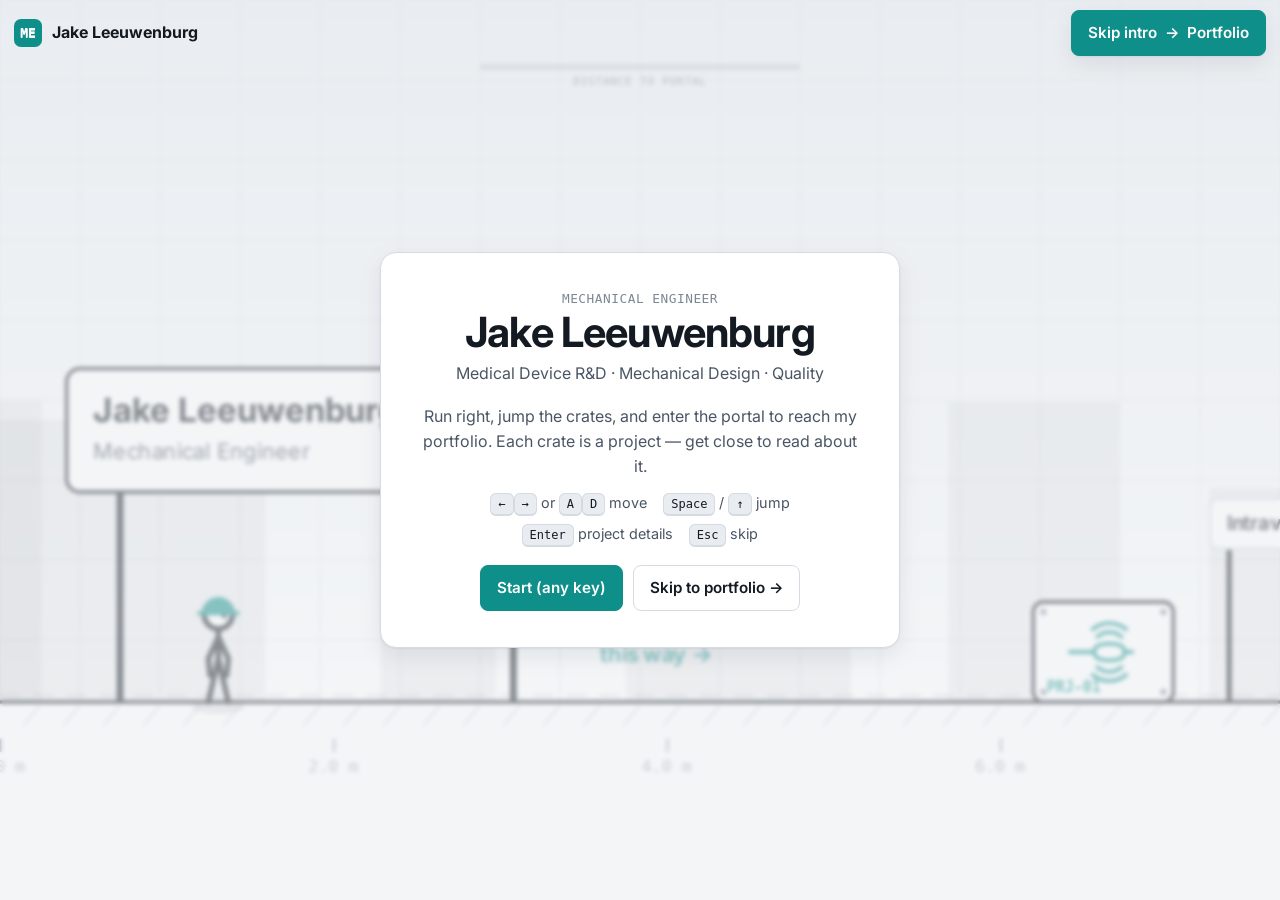
<file: index.html>
<!DOCTYPE html>
<html lang="en">
<head>
  <meta charset="utf-8">
  <meta name="viewport" content="width=device-width, initial-scale=1, viewport-fit=cover, user-scalable=no">
  <title>Welcome</title>
  <meta name="description" content="Interactive intro to a mechanical design engineer's portfolio. Skip straight to the portfolio any time.">
  <link rel="icon" href="assets/favicon.svg" type="image/svg+xml">
  <link rel="preconnect" href="https://fonts.googleapis.com">
  <link rel="preconnect" href="https://fonts.gstatic.com" crossorigin>
  <link href="https://fonts.googleapis.com/css2?family=Inter:wght@400;500;600;700;800&display=swap" rel="stylesheet">
  <script type="importmap">{"imports":{"three":"./assets/libs/three.module.min.js","three/addons/":"./assets/libs/addons/"}}</script>
  <link rel="stylesheet" href="css/base.css">
  <link rel="stylesheet" href="css/landing.css">
</head>
<body class="landing">
  <a class="skip-link" href="portfolio.html">Skip to portfolio</a>

  <!-- Persistent skip control: lives OUTSIDE the intro module so it always works -->
  <header class="landing-bar">
    <div class="landing-brand"><span class="brand-mark">ME</span><span id="bar-name"></span></div>
    <a class="btn btn-primary skip-btn" id="skip-btn" href="portfolio.html">
      Skip intro <span aria-hidden="true">→</span> Portfolio
    </a>
  </header>

  <!-- The active intro module renders into this container -->
  <main id="intro-root" class="intro-root" aria-label="Interactive intro"></main>

  <!-- Fallback shown if the intro fails to load (bad config, old browser, etc.) -->
  <div id="intro-fallback" class="intro-fallback" hidden>
    <div>
      <h1 id="fb-name"></h1>
      <p id="fb-title" class="mono"></p>
      <a class="btn btn-primary" href="portfolio.html">Go to portfolio →</a>
    </div>
  </div>

  <script src="js/content.js"></script>
  <script src="js/shared.js"></script>
  <script src="js/intro-config.js"></script>
  <script src="js/intro-loader.js"></script>
</body>
</html>
</file>
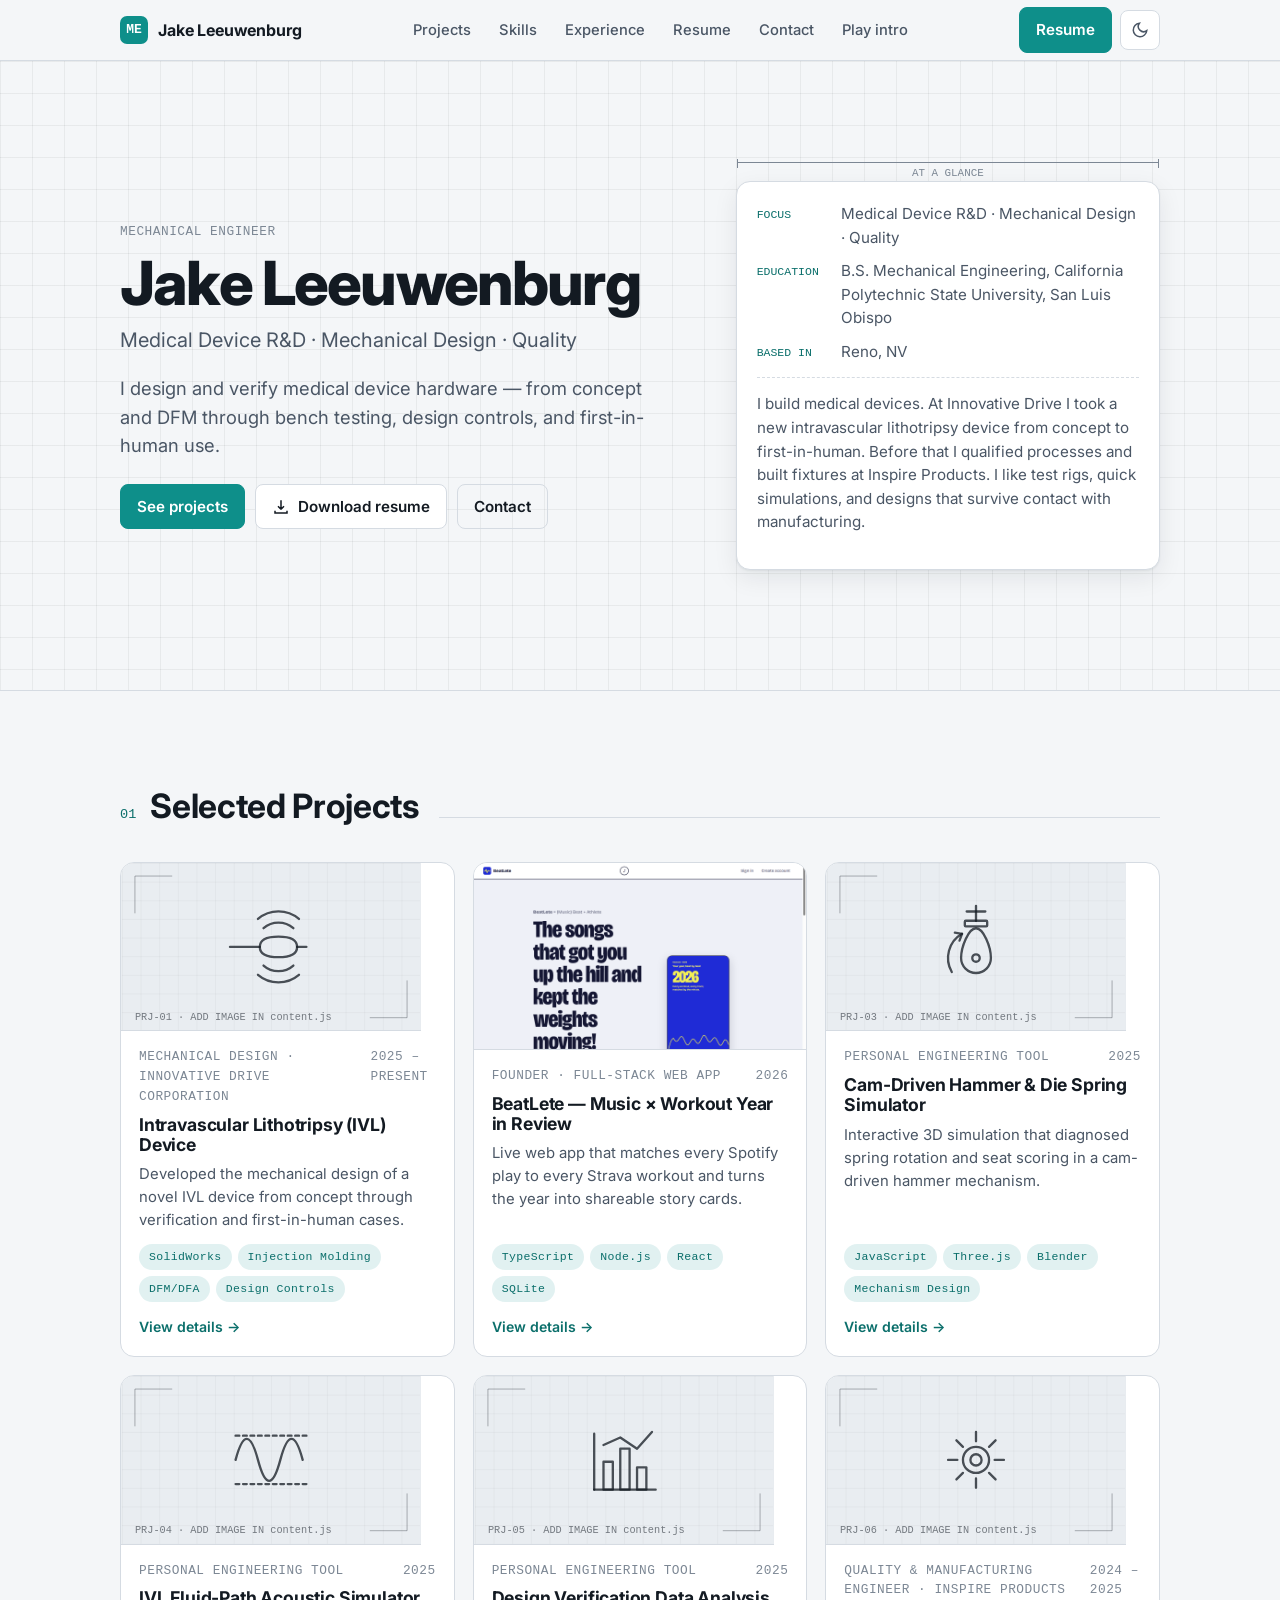
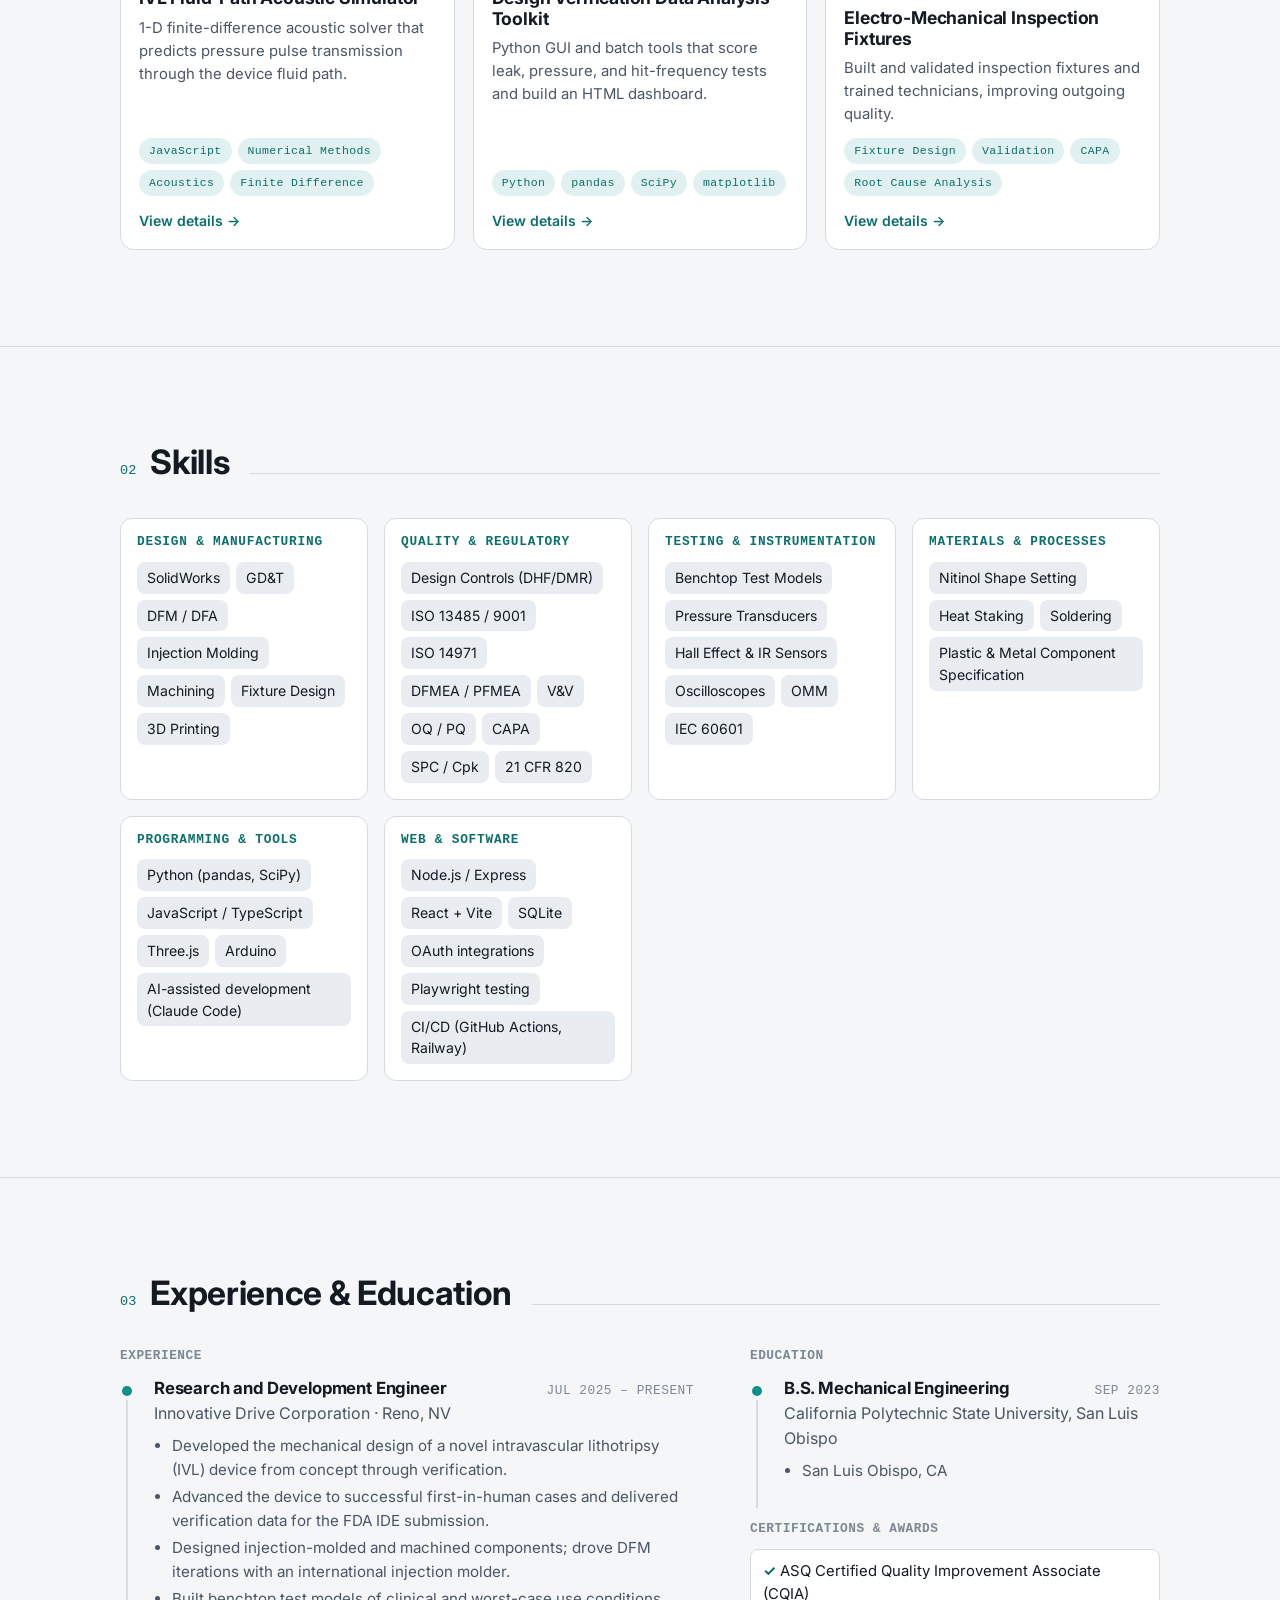
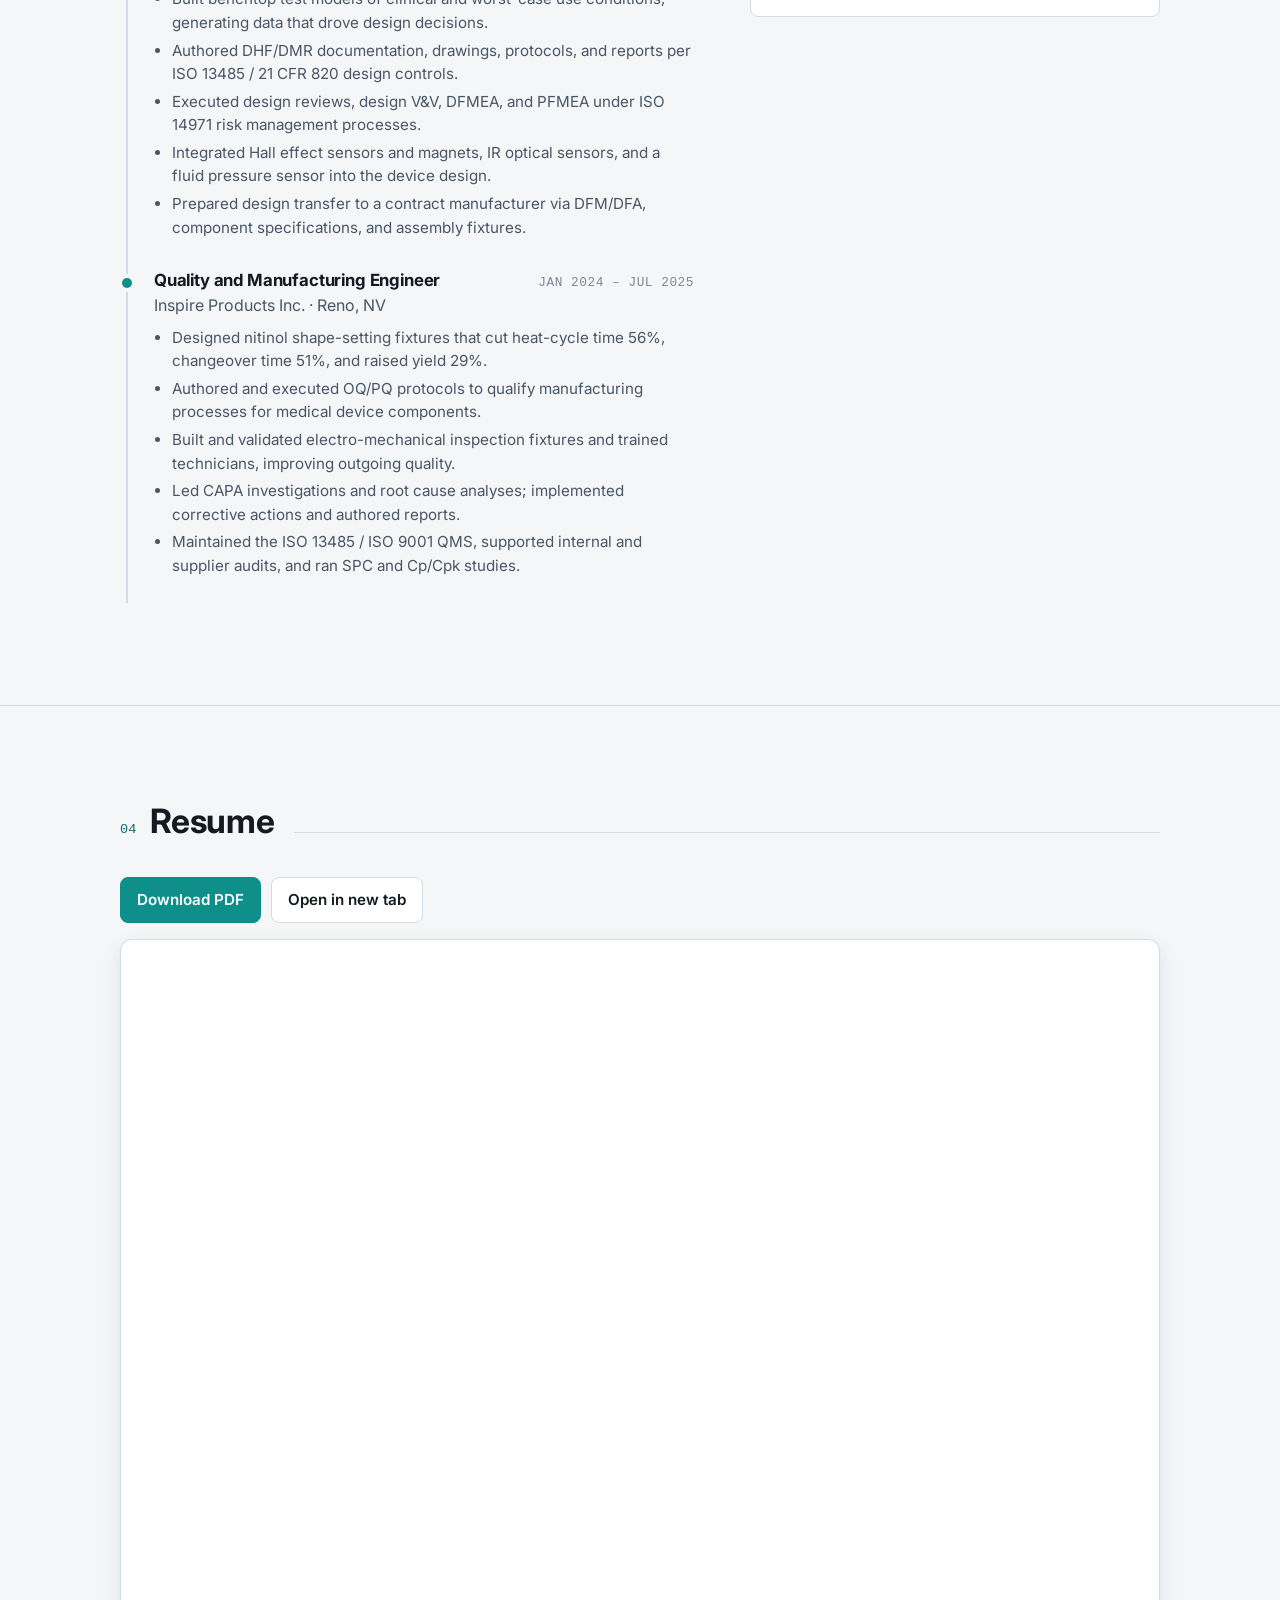
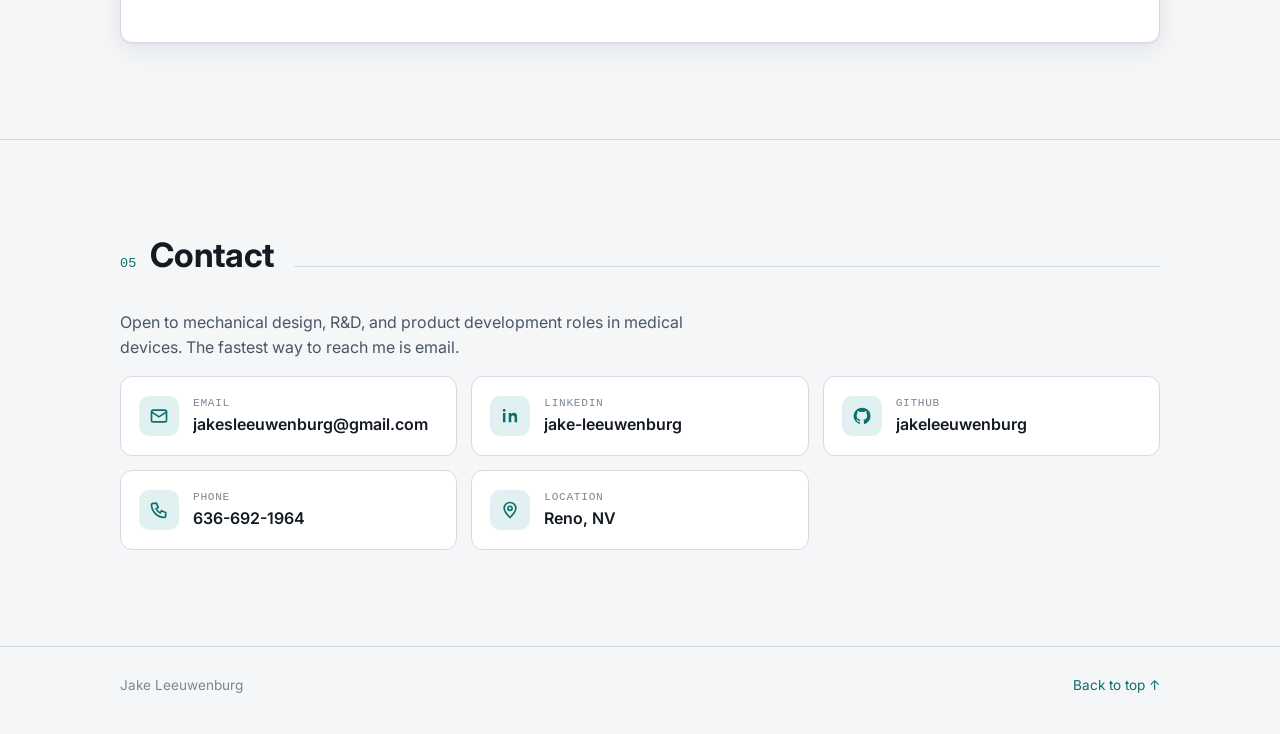
<file: portfolio.html>
<!DOCTYPE html>
<html lang="en">
<head>
  <meta charset="utf-8">
  <meta name="viewport" content="width=device-width, initial-scale=1, viewport-fit=cover">
  <title>Portfolio</title>
  <meta name="description" content="Mechanical design engineer portfolio — medical device R&D projects, skills, resume, and contact.">
  <link rel="icon" href="assets/favicon.svg" type="image/svg+xml">
  <link rel="preconnect" href="https://fonts.googleapis.com">
  <link rel="preconnect" href="https://fonts.gstatic.com" crossorigin>
  <link href="https://fonts.googleapis.com/css2?family=Inter:wght@400;500;600;700;800&display=swap" rel="stylesheet">
  <script type="importmap">{"imports":{"three":"./assets/libs/three.module.min.js","three/addons/":"./assets/libs/addons/"}}</script>
  <link rel="stylesheet" href="css/base.css">
  <link rel="stylesheet" href="css/portfolio.css">
</head>
<body>
  <a class="skip-link" href="#projects">Skip to projects</a>

  <nav class="nav" aria-label="Primary">
    <div class="wrap nav-inner">
      <a class="brand" href="#top"><span class="brand-mark">ME</span><span id="brand-name"></span></a>
      <ul class="nav-links" id="nav-links">
        <li><a href="#projects">Projects</a></li>
        <li><a href="#skills">Skills</a></li>
        <li><a href="#experience">Experience</a></li>
        <li><a href="#resume">Resume</a></li>
        <li><a href="#contact">Contact</a></li>
        <li><a href="index.html?replay=1">Play intro</a></li>
      </ul>
      <div class="nav-actions">
        <a class="btn btn-primary btn-resume" data-resume href="#" download>Resume</a>
        <button class="theme-toggle" id="theme-toggle" type="button" aria-label="Toggle dark mode">
          <svg viewBox="0 0 24 24" fill="none" stroke="currentColor" stroke-width="2"><path d="M21 12.8A9 9 0 1 1 11.2 3a7 7 0 0 0 9.8 9.8Z"/></svg>
        </button>
        <button class="nav-toggle" id="nav-toggle" type="button" aria-label="Menu" aria-expanded="false" aria-controls="nav-links">
          <svg width="20" height="20" viewBox="0 0 24 24" fill="none" stroke="currentColor" stroke-width="2"><path d="M4 7h16M4 12h16M4 17h16"/></svg>
        </button>
      </div>
    </div>
  </nav>

  <main id="top">
    <section class="hero grid-bg">
      <div class="wrap hero-grid">
        <div>
          <div class="mono" id="hero-title"></div>
          <h1 id="hero-name"></h1>
          <div class="subtitle" id="hero-subtitle"></div>
          <p class="tagline" id="hero-tagline"></p>
          <div class="hero-actions">
            <a class="btn btn-primary" href="#projects">See projects</a>
            <a class="btn" data-resume href="#" download>
              <svg viewBox="0 0 24 24" fill="none" stroke="currentColor" stroke-width="2"><path d="M12 3v12m0 0 4-4m-4 4-4-4M4 17v3h16v-3"/></svg>
              Download resume
            </a>
            <a class="btn btn-ghost" href="#contact">Contact</a>
          </div>
        </div>
        <aside class="hero-card" aria-label="At a glance">
          <span class="dim top">AT A GLANCE</span>
          <ul>
            <li><span class="k">Focus</span><span id="hero-focus"></span></li>
            <li><span class="k">Education</span><span id="hero-edu"></span></li>
            <li><span class="k">Based in</span><span id="hero-location"></span></li>
          </ul>
          <p class="bio" id="hero-bio"></p>
        </aside>
      </div>
    </section>

    <section id="projects">
      <div class="wrap">
        <div class="section-head"><span class="num">01</span><h2>Selected Projects</h2></div>
        <div class="projects-grid" id="projects-grid"></div>
      </div>
    </section>

    <section id="skills">
      <div class="wrap">
        <div class="section-head"><span class="num">02</span><h2>Skills</h2></div>
        <div class="skills-grid" id="skills-grid"></div>
      </div>
    </section>

    <section id="experience">
      <div class="wrap">
        <div class="section-head"><span class="num">03</span><h2>Experience &amp; Education</h2></div>
        <div class="two-col">
          <div>
            <h3 class="mono" style="margin-bottom:16px">Experience</h3>
            <div class="timeline" id="experience-list"></div>
          </div>
          <div>
            <h3 class="mono" style="margin-bottom:16px">Education</h3>
            <div class="timeline" id="education-list"></div>
            <div id="extras-wrap" hidden>
              <h3 class="mono" style="margin:8px 0 12px">Certifications &amp; Awards</h3>
              <ul class="extras" id="extras-list"></ul>
            </div>
          </div>
        </div>
      </div>
    </section>

    <section id="resume">
      <div class="wrap">
        <div class="section-head"><span class="num">04</span><h2>Resume</h2></div>
        <div class="resume-actions">
          <a class="btn btn-primary" data-resume href="#" download>Download PDF</a>
          <a class="btn" data-resume href="#" target="_blank" rel="noopener">Open in new tab</a>
        </div>
        <div class="resume-frame">
          <iframe id="resume-iframe" title="Resume PDF" loading="lazy"></iframe>
          <div class="resume-mobile-note">
            <p>Tap <strong>Open in new tab</strong> above to view the resume on this device.</p>
          </div>
        </div>
      </div>
    </section>

    <section id="contact">
      <div class="wrap">
        <div class="section-head"><span class="num">05</span><h2>Contact</h2></div>
        <p style="color:var(--ink-2);max-width:60ch">Open to mechanical design, R&amp;D, and product development roles in medical devices. The fastest way to reach me is email.</p>
        <div class="contact-grid" id="contact-grid"></div>
        <!--
          OPTIONAL CONTACT FORM (no backend needed): sign up at https://formspree.io, create a form,
          then uncomment this block and replace YOUR_FORM_ID.
        <form action="https://formspree.io/f/YOUR_FORM_ID" method="POST" style="margin-top:24px;display:grid;gap:10px;max-width:520px">
          <input name="name" placeholder="Your name" required style="padding:12px;border:1px solid var(--line);border-radius:8px;background:var(--bg-elev);color:var(--ink)">
          <input name="email" type="email" placeholder="Your email" required style="padding:12px;border:1px solid var(--line);border-radius:8px;background:var(--bg-elev);color:var(--ink)">
          <textarea name="message" rows="5" placeholder="Message" required style="padding:12px;border:1px solid var(--line);border-radius:8px;background:var(--bg-elev);color:var(--ink)"></textarea>
          <button class="btn btn-primary" type="submit">Send</button>
        </form>
        -->
      </div>
    </section>
  </main>

  <footer>
    <div class="wrap">
      <span id="footer-name"></span>
      <a href="#top">Back to top ↑</a>
    </div>
  </footer>

  <script src="js/content.js"></script>
  <script src="js/shared.js"></script>
  <script src="js/portfolio.js"></script>
</body>
</html>
</file>
<file: css/base.css>
/* =====================================================================
   base.css — design tokens, reset, shared components
   ===================================================================== */

:root {
  /* Palette: graphite + teal accent. Light theme by default. */
  --bg: #f4f6f8;
  --bg-elev: #ffffff;
  --bg-sunk: #e9edf1;
  --ink: #131a22;
  --ink-2: #4a5665;
  --ink-3: #7c8794;
  --line: #d5dbe2;
  --grid: rgba(19, 26, 34, 0.06);
  --accent: #0e8f8a;
  --accent-ink: #0b6f6b;
  --accent-soft: rgba(14, 143, 138, 0.12);
  --warn: #e5732b;
  --shadow: 0 1px 2px rgba(19, 26, 34, 0.06), 0 8px 24px rgba(19, 26, 34, 0.08);
  --radius: 10px;
  --font-sans: "Inter", ui-sans-serif, system-ui, -apple-system, "Segoe UI", Roboto, sans-serif;
  --font-mono: ui-monospace, "JetBrains Mono", "SF Mono", Menlo, Consolas, monospace;
  --maxw: 1120px;
  --gutter: clamp(16px, 4vw, 40px);
  color-scheme: light;
}

@media (prefers-color-scheme: dark) {
  :root:not([data-theme="light"]) {
    --bg: #0e1217;
    --bg-elev: #161c24;
    --bg-sunk: #0a0d11;
    --ink: #e8edf2;
    --ink-2: #aab5c1;
    --ink-3: #7b8794;
    --line: #273040;
    --grid: rgba(232, 237, 242, 0.05);
    --accent: #2fc4bd;
    --accent-ink: #5fd8d2;
    --accent-soft: rgba(47, 196, 189, 0.14);
    --shadow: 0 1px 2px rgba(0, 0, 0, 0.4), 0 10px 30px rgba(0, 0, 0, 0.45);
    color-scheme: dark;
  }
}
:root[data-theme="dark"] {
  --bg: #0e1217;
  --bg-elev: #161c24;
  --bg-sunk: #0a0d11;
  --ink: #e8edf2;
  --ink-2: #aab5c1;
  --ink-3: #7b8794;
  --line: #273040;
  --grid: rgba(232, 237, 242, 0.05);
  --accent: #2fc4bd;
  --accent-ink: #5fd8d2;
  --accent-soft: rgba(47, 196, 189, 0.14);
  --shadow: 0 1px 2px rgba(0, 0, 0, 0.4), 0 10px 30px rgba(0, 0, 0, 0.45);
  color-scheme: dark;
}

*, *::before, *::after { box-sizing: border-box; }
html { -webkit-text-size-adjust: 100%; scroll-behavior: smooth; }
@media (prefers-reduced-motion: reduce) { html { scroll-behavior: auto; } }
body {
  margin: 0;
  font-family: var(--font-sans);
  font-size: 16px;
  line-height: 1.55;
  color: var(--ink);
  background: var(--bg);
  min-height: 100dvh;
  overflow-x: hidden;
}
img, svg, video { max-width: 100%; display: block; }
a { color: var(--accent-ink); text-decoration: none; }
a:hover { text-decoration: underline; }
button { font: inherit; cursor: pointer; }
h1, h2, h3, h4 { margin: 0; line-height: 1.15; letter-spacing: -0.01em; }
p { margin: 0 0 1em; }
ul { margin: 0; padding-left: 1.2em; }
:focus-visible { outline: 2px solid var(--accent); outline-offset: 3px; border-radius: 4px; }
[hidden] { display: none !important; }

.mono { font-family: var(--font-mono); font-size: 0.8rem; letter-spacing: 0.04em; text-transform: uppercase; color: var(--ink-3); }

/* Skip link for keyboard users */
.skip-link {
  position: absolute; left: 8px; top: -60px; z-index: 1000;
  background: var(--accent); color: #fff; padding: 8px 12px; border-radius: 6px;
}
.skip-link:focus { top: 8px; }

/* Buttons */
.btn {
  display: inline-flex; align-items: center; gap: 8px;
  padding: 10px 16px; border-radius: 8px; border: 1px solid var(--line);
  background: var(--bg-elev); color: var(--ink); font-weight: 600; font-size: 0.95rem;
  text-decoration: none; transition: transform 0.12s ease, background 0.15s ease, border-color 0.15s ease;
  min-height: 44px; /* touch target */
}
.btn:hover { text-decoration: none; border-color: var(--accent); transform: translateY(-1px); }
.btn:active { transform: translateY(0); }
.btn-primary { background: var(--accent); border-color: var(--accent); color: #fff; }
.btn-primary:hover { background: var(--accent-ink); border-color: var(--accent-ink); }
.btn-ghost { background: transparent; }
.btn svg { width: 18px; height: 18px; }

/* Blueprint grid texture */
.grid-bg {
  background-image:
    linear-gradient(var(--grid) 1px, transparent 1px),
    linear-gradient(90deg, var(--grid) 1px, transparent 1px);
  background-size: 32px 32px;
}

/* Tag chips */
.tag {
  display: inline-block; padding: 3px 9px; border-radius: 999px;
  font-family: var(--font-mono); font-size: 0.72rem; letter-spacing: 0.03em;
  background: var(--accent-soft); color: var(--accent-ink); border: 1px solid transparent;
}

/* Modal (shared by game + portfolio) */
.modal-backdrop {
  position: fixed; inset: 0; z-index: 500;
  background: rgba(8, 12, 16, 0.6); backdrop-filter: blur(4px);
  display: flex; align-items: center; justify-content: center; padding: 16px;
  animation: fade-in 0.18s ease;
}
.modal {
  background: var(--bg-elev); color: var(--ink); border: 1px solid var(--line);
  border-radius: 14px; box-shadow: var(--shadow);
  width: min(680px, 100%); max-height: min(86dvh, 820px); overflow: auto;
  padding: clamp(18px, 4vw, 32px);
  animation: pop-in 0.22s cubic-bezier(0.2, 0.9, 0.3, 1.2);
}
.modal-head { display: flex; align-items: flex-start; justify-content: space-between; gap: 12px; margin-bottom: 10px; }
.modal h3 { font-size: clamp(1.2rem, 3vw, 1.5rem); }
.modal .close {
  flex: 0 0 auto; width: 40px; height: 40px; border-radius: 50%; border: 1px solid var(--line);
  background: var(--bg); color: var(--ink-2); font-size: 20px; line-height: 1;
}
.modal .close:hover { border-color: var(--accent); color: var(--accent-ink); }
.modal dl { display: grid; grid-template-columns: 1fr; gap: 10px 16px; margin: 16px 0; }
.modal dt { font-family: var(--font-mono); font-size: 0.72rem; letter-spacing: 0.06em; text-transform: uppercase; color: var(--accent-ink); }
.modal dd { margin: 0; color: var(--ink-2); }
@media (min-width: 560px) { .modal dl { grid-template-columns: 110px 1fr; } }
.modal .tags { display: flex; flex-wrap: wrap; gap: 6px; margin: 12px 0 18px; }
.modal .actions { display: flex; flex-wrap: wrap; gap: 10px; }

.modal.modal-wide { width: min(960px, 100%); }

/* ---------- Project media: 3D viewer + screenshot gallery ---------- */
.modal-media:empty { display: none; }
.modal-media { margin: 4px 0 18px; }
.media-tabs { display: flex; gap: 6px; margin-bottom: 10px; }
.media-tabs [role=tab] {
  padding: 8px 14px; border-radius: 999px; border: 1px solid var(--line); background: var(--bg); color: var(--ink-2); font-weight: 600; font-size: 0.88rem;
}
.media-tabs [role=tab][aria-selected="true"] { background: var(--accent); border-color: var(--accent); color: #fff; }
.viewer3d {
  position: relative; width: 100%; aspect-ratio: 16 / 10; max-height: 60dvh; min-height: 220px;
  border: 1px solid var(--line); border-radius: 12px; overflow: hidden;
  background: radial-gradient(ellipse at 50% 40%, var(--bg-elev), var(--bg-sunk));
}
.viewer-status {
  position: absolute; inset: 0; display: flex; gap: 10px; align-items: center; justify-content: center;
  color: var(--ink-2); font-size: 0.92rem; text-align: center; padding: 16px; pointer-events: none;
}
.spinner { width: 18px; height: 18px; border-radius: 50%; border: 2px solid var(--line); border-top-color: var(--accent); animation: spin 0.8s linear infinite; flex: 0 0 auto; }
@keyframes spin { to { transform: rotate(360deg); } }
.viewer-bar { display: flex; flex-wrap: wrap; justify-content: space-between; align-items: center; gap: 8px; margin-top: 8px; }
.viewer-bar .mono { text-transform: none; letter-spacing: 0; font-size: 0.72rem; }
.viewer-btns { display: flex; flex-wrap: wrap; gap: 6px; }
.viewer-btns .btn { padding: 6px 10px; min-height: 34px; font-size: 0.82rem; }
@media (hover: none) and (pointer: coarse) { .viewer-bar .mono { display: none; } }
.gallery { margin: 0; }
.gallery-main { position: relative; border: 1px solid var(--line); border-radius: 12px; overflow: hidden; background: var(--bg-sunk); display: grid; place-items: center; }
.gallery-main img { width: 100%; max-height: 60dvh; object-fit: contain; cursor: zoom-in; }
.gallery-main .gnav {
  position: absolute; top: 50%; transform: translateY(-50%); width: 40px; height: 40px; border-radius: 50%;
  border: 1px solid var(--line); background: color-mix(in srgb, var(--bg-elev) 85%, transparent); color: var(--ink); font-size: 24px; line-height: 1;
}
.gallery-main .gnav.prev { left: 10px; } .gallery-main .gnav.next { right: 10px; }
.gallery figcaption { font-size: 0.85rem; color: var(--ink-3); margin-top: 8px; min-height: 1.2em; }
.gallery-thumbs { display: flex; gap: 8px; overflow-x: auto; padding: 8px 2px 2px; }
.gallery-thumbs button { flex: 0 0 auto; width: 84px; height: 56px; padding: 0; border-radius: 8px; overflow: hidden; border: 2px solid var(--line); background: var(--bg-sunk); opacity: 0.7; }
.gallery-thumbs button img { width: 100%; height: 100%; object-fit: cover; }
.gallery-thumbs button.on, .gallery-thumbs button:hover { border-color: var(--accent); opacity: 1; }

/* "3D" badge on project cards that have a model */
.badge-3d {
  position: absolute; top: 10px; right: 10px; padding: 3px 8px; border-radius: 999px;
  background: var(--accent); color: #fff; font-family: var(--font-mono); font-size: 0.68rem; font-weight: 700; letter-spacing: 0.06em;
}

@keyframes fade-in { from { opacity: 0; } to { opacity: 1; } }
@keyframes pop-in { from { opacity: 0; transform: translateY(10px) scale(0.98); } to { opacity: 1; transform: none; } }
@media (prefers-reduced-motion: reduce) {
  .modal, .modal-backdrop, .btn { animation: none; transition: none; }
}
</file>
<file: css/landing.css>
/* =====================================================================
   landing.css — landing shell, HUD, touch controls, fallback
   ===================================================================== */

body.landing { overflow: hidden; height: 100dvh; display: flex; flex-direction: column; background: var(--bg-sunk); }
body.landing.no-select { user-select: none; -webkit-user-select: none; -webkit-touch-callout: none; }

.landing-bar {
  position: fixed; top: 0; left: 0; right: 0; z-index: 50;
  display: flex; align-items: center; justify-content: space-between; gap: 12px;
  padding: max(10px, env(safe-area-inset-top)) max(14px, env(safe-area-inset-right)) 10px max(14px, env(safe-area-inset-left));
  pointer-events: none;
}
.landing-bar > * { pointer-events: auto; }
.landing-brand { display: flex; align-items: center; gap: 10px; font-weight: 700; color: var(--ink); text-shadow: 0 1px 0 var(--bg); }
.brand-mark { width: 28px; height: 28px; border-radius: 7px; background: var(--accent); display: grid; place-items: center; color: #fff; font-family: var(--font-mono); font-size: 13px; }
.skip-btn { box-shadow: var(--shadow); white-space: nowrap; }
@media (max-width: 480px) { .landing-brand span:last-child { display: none; } .skip-btn { padding: 10px 14px; font-size: 0.9rem; } }

.intro-root { flex: 1; position: relative; min-height: 0; }
.intro-root canvas { display: block; width: 100%; height: 100%; touch-action: none; }

.intro-fallback { flex: 1; display: grid; place-items: center; text-align: center; padding: var(--gutter); }
.intro-fallback h1 { font-size: clamp(2rem, 6vw, 3.5rem); margin-bottom: 8px; }
.intro-fallback p { margin-bottom: 24px; }

/* ---------- Game HUD (DOM overlay on the canvas) ---------- */
.hud { position: absolute; inset: 0; pointer-events: none; }
.hud > * { pointer-events: auto; }

.hud-progress {
  position: absolute; left: 50%; transform: translateX(-50%);
  top: max(64px, calc(env(safe-area-inset-top) + 58px));
  width: min(320px, 60vw); height: 6px; border-radius: 999px;
  background: color-mix(in srgb, var(--ink) 15%, transparent); overflow: hidden; pointer-events: none;
}
.hud-progress i { display: block; height: 100%; width: 0; background: var(--accent); transition: width 0.15s linear; }
.hud-progress-label {
  position: absolute; left: 50%; transform: translateX(-50%);
  top: max(74px, calc(env(safe-area-inset-top) + 68px));
  font-family: var(--font-mono); font-size: 0.68rem; letter-spacing: 0.08em; text-transform: uppercase; color: var(--ink-3); pointer-events: none;
}

/* Project card that slides in near an obstacle */
.hud-card {
  position: absolute; left: 50%; bottom: max(96px, calc(env(safe-area-inset-bottom) + 96px));
  transform: translate(-50%, 20px); opacity: 0;
  width: min(440px, calc(100vw - 32px));
  background: var(--bg-elev); border: 1px solid var(--line); border-radius: 14px; box-shadow: var(--shadow);
  padding: 14px 16px; display: flex; gap: 12px; align-items: center;
  transition: transform 0.2s ease, opacity 0.2s ease;
}
.hud-card.show { transform: translate(-50%, 0); opacity: 1; }
.hud-card .ic { flex: 0 0 auto; width: 46px; height: 46px; border-radius: 10px; background: var(--accent-soft); color: var(--accent-ink); display: grid; place-items: center; }
.hud-card .ic svg { width: 34px; height: 34px; }
.hud-card .txt { min-width: 0; flex: 1; }
.hud-card .txt h4 { font-size: 1rem; margin-bottom: 2px; }
.hud-card .txt p { font-size: 0.85rem; color: var(--ink-2); margin: 0; display: -webkit-box; -webkit-line-clamp: 2; -webkit-box-orient: vertical; overflow: hidden; }
.hud-card .txt .hint { font-family: var(--font-mono); font-size: 0.66rem; text-transform: uppercase; letter-spacing: 0.06em; color: var(--accent-ink); margin-top: 4px; }
.hud-card button { flex: 0 0 auto; }
@media (max-width: 520px) { .hud-card .ic { display: none; } }
/* Touch devices: the playing field sits low (above the buttons), so park the card in the empty
   sky just under the progress bar instead of over the character. */
.is-touch .hud-card {
  bottom: auto;
  top: calc(env(safe-area-inset-top, 0px) + 100px);
  transform: translate(-50%, -12px);
}
.is-touch .hud-card.show { transform: translate(-50%, 0); }
/* Landscape phones: not much sky, so tuck a compact card in the top-right corner. */
@media (max-height: 520px) {
  .is-touch .hud-card {
    left: auto; right: max(12px, env(safe-area-inset-right)); top: calc(env(safe-area-inset-top, 0px) + 92px);
    width: min(300px, 46vw); padding: 10px 12px; transform: translate(0, -12px);
  }
  .is-touch .hud-card.show { transform: none; }
  .is-touch .hud-card .txt h4 { font-size: 0.9rem; }
  .is-touch .hud-card .txt p { display: none; }
  .is-touch .hud-card .ic { display: none; }
}
.can-hover .hud-card button.mobile-only { display: none; }

/* Touch controls (only on coarse pointers) */
.touch-controls {
  position: absolute; left: 0; right: 0; bottom: 0; display: none;
  justify-content: space-between; align-items: flex-end;
  padding: 0 max(14px, env(safe-area-inset-right)) max(14px, env(safe-area-inset-bottom)) max(14px, env(safe-area-inset-left));
}
.touch-controls .pad { display: flex; gap: 10px; }
.touch-btn {
  width: 66px; height: 66px; border-radius: 50%; border: 1px solid var(--line);
  background: color-mix(in srgb, var(--bg-elev) 80%, transparent); color: var(--ink);
  font-size: 26px; display: grid; place-items: center; box-shadow: var(--shadow);
  touch-action: none; user-select: none; -webkit-user-select: none; -webkit-tap-highlight-color: transparent;
}
.touch-btn.jump { width: 84px; height: 84px; background: var(--accent); color: #fff; border-color: var(--accent); font-size: 15px; font-weight: 700; letter-spacing: 0.04em; }
.touch-btn:active, .touch-btn.down { transform: scale(0.94); filter: brightness(1.1); }
.is-touch .touch-controls { display: flex; }

/* Start / end overlays */
.hud-msg {
  position: absolute; inset: 0; display: grid; place-items: center; text-align: center;
  background: color-mix(in srgb, var(--bg-sunk) 55%, transparent); backdrop-filter: blur(2px);
  padding: var(--gutter); transition: opacity 0.3s ease;
}
.hud-msg.hide { opacity: 0; pointer-events: none; }
.hud-msg .box { background: var(--bg-elev); border: 1px solid var(--line); border-radius: 16px; box-shadow: var(--shadow); padding: clamp(20px, 5vw, 36px); max-width: 520px; }
.hud-msg h1 { font-size: clamp(1.6rem, 5vw, 2.6rem); margin-bottom: 4px; letter-spacing: -0.02em; }
.hud-msg .sub { color: var(--ink-2); margin-bottom: 18px; }
.hud-msg .keys { display: flex; flex-wrap: wrap; justify-content: center; gap: 8px 16px; margin: 14px 0 20px; color: var(--ink-2); font-size: 0.9rem; }
.hud-msg kbd { font-family: var(--font-mono); font-size: 0.75rem; padding: 3px 7px; border: 1px solid var(--line); border-bottom-width: 2px; border-radius: 6px; background: var(--bg-sunk); color: var(--ink); }
.hud-msg .actions { display: flex; flex-wrap: wrap; justify-content: center; gap: 10px; }

@media (prefers-reduced-motion: reduce) {
  .hud-card, .hud-msg, .hud-progress i { transition: none; }
}
</file>
<file: css/portfolio.css>
/* =====================================================================
   portfolio.css — layout for portfolio.html
   ===================================================================== */

.wrap { max-width: var(--maxw); margin: 0 auto; padding-inline: var(--gutter); }

/* Sticky nav */
.nav {
  position: sticky; top: 0; z-index: 100;
  background: color-mix(in srgb, var(--bg) 86%, transparent);
  backdrop-filter: blur(10px); -webkit-backdrop-filter: blur(10px);
  border-bottom: 1px solid var(--line);
}
.nav-inner { display: flex; align-items: center; justify-content: space-between; gap: 12px; height: 60px; }
.brand { display: flex; align-items: center; gap: 10px; font-weight: 700; color: var(--ink); letter-spacing: -0.01em; }
.brand:hover { text-decoration: none; }
.brand-mark { width: 28px; height: 28px; border-radius: 7px; background: var(--accent); display: grid; place-items: center; color: #fff; font-family: var(--font-mono); font-size: 13px; }
.nav-links { display: flex; gap: 4px; list-style: none; margin: 0; padding: 0; }
.nav-links a { display: block; padding: 8px 12px; border-radius: 8px; color: var(--ink-2); font-weight: 500; font-size: 0.92rem; }
.nav-links a:hover { background: var(--bg-sunk); color: var(--ink); text-decoration: none; }
.nav-actions { display: flex; align-items: center; gap: 8px; }
.nav-toggle {
  display: none; width: 44px; height: 44px; border-radius: 8px; border: 1px solid var(--line);
  background: var(--bg-elev); color: var(--ink);
}
.theme-toggle { width: 40px; height: 40px; border-radius: 8px; border: 1px solid var(--line); background: var(--bg-elev); color: var(--ink-2); display: grid; place-items: center; }
.theme-toggle svg { width: 18px; height: 18px; }

@media (max-width: 760px) {
  .nav-toggle { display: grid; place-items: center; }
  .nav-links {
    display: none; position: absolute; left: 0; right: 0; top: 60px;
    flex-direction: column; padding: 8px var(--gutter) 14px;
    background: var(--bg-elev); border-bottom: 1px solid var(--line); box-shadow: var(--shadow);
  }
  .nav-links.open { display: flex; }
  .nav-links a { padding: 12px; font-size: 1rem; }
  .nav-actions .btn-resume { display: none; }
}

/* Sections */
section { padding-block: clamp(48px, 8vw, 96px); }
section + section { border-top: 1px solid var(--line); }
.section-head { display: flex; align-items: baseline; gap: 14px; margin-bottom: clamp(20px, 3vw, 36px); }
.section-head h2 { font-size: clamp(1.5rem, 3.4vw, 2.1rem); }
.section-head .num { font-family: var(--font-mono); color: var(--accent-ink); font-size: 0.85rem; }
.section-head::after { content: ""; flex: 1; height: 1px; background: var(--line); margin-left: 6px; }

/* Hero */
.hero { padding-block: clamp(56px, 10vw, 120px); position: relative; overflow: hidden; }
.hero-grid { display: grid; grid-template-columns: 1.3fr 1fr; gap: clamp(24px, 5vw, 64px); align-items: center; }
.hero h1 { font-size: clamp(2.1rem, 6vw, 3.8rem); font-weight: 800; letter-spacing: -0.03em; margin: 8px 0 6px; }
.hero .subtitle { font-size: clamp(1rem, 2.2vw, 1.25rem); color: var(--ink-2); margin-bottom: 18px; }
.hero .tagline { font-size: clamp(1rem, 2vw, 1.15rem); color: var(--ink-2); max-width: 56ch; }
.hero-actions { display: flex; flex-wrap: wrap; gap: 10px; margin-top: 24px; }
.hero-card {
  border: 1px solid var(--line); border-radius: 14px; background: var(--bg-elev); box-shadow: var(--shadow);
  padding: 20px; position: relative;
}
.hero-card .dim { position: absolute; font-family: var(--font-mono); font-size: 0.68rem; color: var(--ink-3); }
.hero-card .dim.top { top: -20px; left: 0; right: 0; text-align: center; border-top: 1px solid var(--ink-3); padding-top: 2px; }
.hero-card .dim.top::before, .hero-card .dim.top::after { content: ""; position: absolute; top: -4px; width: 1px; height: 9px; background: var(--ink-3); }
.hero-card .dim.top::before { left: 0; } .hero-card .dim.top::after { right: 0; }
.hero-card ul { list-style: none; padding: 0; display: grid; gap: 10px; }
.hero-card li { display: flex; gap: 10px; align-items: flex-start; color: var(--ink-2); font-size: 0.95rem; }
.hero-card li .k { font-family: var(--font-mono); font-size: 0.72rem; color: var(--accent-ink); min-width: 74px; padding-top: 4px; text-transform: uppercase; }
.hero-card .bio { color: var(--ink-2); font-size: 0.95rem; margin-top: 14px; padding-top: 14px; border-top: 1px dashed var(--line); }
@media (max-width: 860px) { .hero-grid { grid-template-columns: 1fr; } .hero-card { margin-top: 24px; } }

/* Projects */
.projects-grid { display: grid; grid-template-columns: repeat(auto-fill, minmax(280px, 1fr)); gap: 18px; }
.project {
  display: flex; flex-direction: column; text-align: left; padding: 0; overflow: hidden;
  border: 1px solid var(--line); border-radius: 14px; background: var(--bg-elev); color: var(--ink);
  transition: transform 0.15s ease, border-color 0.15s ease, box-shadow 0.15s ease; scroll-margin-top: 80px;
}
.project:hover, .project:focus-visible { transform: translateY(-3px); border-color: var(--accent); box-shadow: var(--shadow); }
.project.flash { animation: flash 1.4s ease; }
@keyframes flash { 0%, 100% { box-shadow: none; } 30% { box-shadow: 0 0 0 4px var(--accent-soft), 0 0 0 2px var(--accent); } }
.project .thumb { aspect-ratio: 16 / 9; background: var(--bg-sunk); display: grid; place-items: center; overflow: hidden; border-bottom: 1px solid var(--line); }
.project .thumb img { width: 100%; height: 100%; object-fit: cover; }
.project .thumb svg { width: 100%; height: 100%; }
.project .body { padding: 16px 18px 18px; display: flex; flex-direction: column; gap: 8px; flex: 1; }
.project .meta { display: flex; justify-content: space-between; gap: 8px; }
.project h3 { font-size: 1.1rem; }
.project .blurb { color: var(--ink-2); font-size: 0.93rem; margin: 0; flex: 1; }
.project .tags { display: flex; flex-wrap: wrap; gap: 6px; margin-top: 4px; }
.project .more { color: var(--accent-ink); font-weight: 600; font-size: 0.88rem; margin-top: 6px; }

/* Skills */
.skills-grid { display: grid; grid-template-columns: repeat(auto-fill, minmax(230px, 1fr)); gap: 16px; }
.skill-group { border: 1px solid var(--line); border-radius: 12px; background: var(--bg-elev); padding: 16px; }
.skill-group h3 { font-size: 0.8rem; font-family: var(--font-mono); text-transform: uppercase; letter-spacing: 0.06em; color: var(--accent-ink); margin-bottom: 12px; }
.skill-group ul { list-style: none; padding: 0; display: flex; flex-wrap: wrap; gap: 6px; }
.skill-group li { padding: 5px 10px; border-radius: 8px; background: var(--bg-sunk); font-size: 0.88rem; color: var(--ink); }

/* Timeline */
.timeline { display: grid; gap: 0; position: relative; padding-left: 22px; }
.timeline::before { content: ""; position: absolute; left: 6px; top: 6px; bottom: 6px; width: 2px; background: var(--line); }
.tl-item { position: relative; padding: 0 0 28px 12px; }
.tl-item::before { content: ""; position: absolute; left: -20px; top: 7px; width: 10px; height: 10px; border-radius: 50%; background: var(--accent); box-shadow: 0 0 0 4px var(--bg); }
.tl-item .top { display: flex; flex-wrap: wrap; justify-content: space-between; gap: 4px 12px; align-items: baseline; }
.tl-item h3 { font-size: 1.05rem; }
.tl-item .org { color: var(--ink-2); }
.tl-item ul { margin-top: 8px; color: var(--ink-2); font-size: 0.95rem; }
.tl-item li { margin-bottom: 4px; }
.two-col { display: grid; grid-template-columns: 1.4fr 1fr; gap: clamp(24px, 5vw, 56px); }
@media (max-width: 800px) { .two-col { grid-template-columns: 1fr; } }
.extras { list-style: none; padding: 0; display: grid; gap: 8px; }
.extras li { padding: 10px 12px; border: 1px solid var(--line); border-radius: 8px; background: var(--bg-elev); font-size: 0.93rem; }
.extras li::before { content: "✓ "; color: var(--accent-ink); font-weight: 700; }

/* Resume */
.resume-frame { border: 1px solid var(--line); border-radius: 12px; overflow: hidden; background: var(--bg-elev); box-shadow: var(--shadow); }
.resume-frame iframe { width: 100%; height: min(78dvh, 900px); border: 0; display: block; }
.resume-actions { display: flex; flex-wrap: wrap; gap: 10px; margin-bottom: 16px; }
.resume-mobile-note { display: none; padding: 20px; text-align: center; color: var(--ink-2); }
@media (max-width: 700px), (hover: none) and (pointer: coarse) {
  .resume-frame iframe { display: none; }
  .resume-mobile-note { display: block; }
}

/* Contact */
.contact-grid { display: grid; grid-template-columns: repeat(auto-fit, minmax(min(100%, 300px), 1fr)); gap: 14px; }
.contact-card { display: flex; align-items: center; gap: 14px; padding: 18px; border: 1px solid var(--line); border-radius: 12px; background: var(--bg-elev); color: var(--ink); min-height: 76px; min-width: 0; }
.contact-card > span:last-child { min-width: 0; }
.contact-card:hover { text-decoration: none; border-color: var(--accent); }
.contact-card .ic { flex: 0 0 auto; width: 40px; height: 40px; border-radius: 10px; background: var(--accent-soft); color: var(--accent-ink); display: grid; place-items: center; }
.contact-card .ic svg { width: 20px; height: 20px; }
.contact-card .lbl { display: block; font-family: var(--font-mono); font-size: 0.7rem; text-transform: uppercase; letter-spacing: 0.06em; color: var(--ink-3); }
.contact-card .val { display: block; font-weight: 600; white-space: nowrap; overflow: hidden; text-overflow: ellipsis; }

footer { border-top: 1px solid var(--line); padding: 28px 0 40px; color: var(--ink-3); font-size: 0.85rem; }
footer .wrap { display: flex; flex-wrap: wrap; justify-content: space-between; gap: 10px; }
</file>
